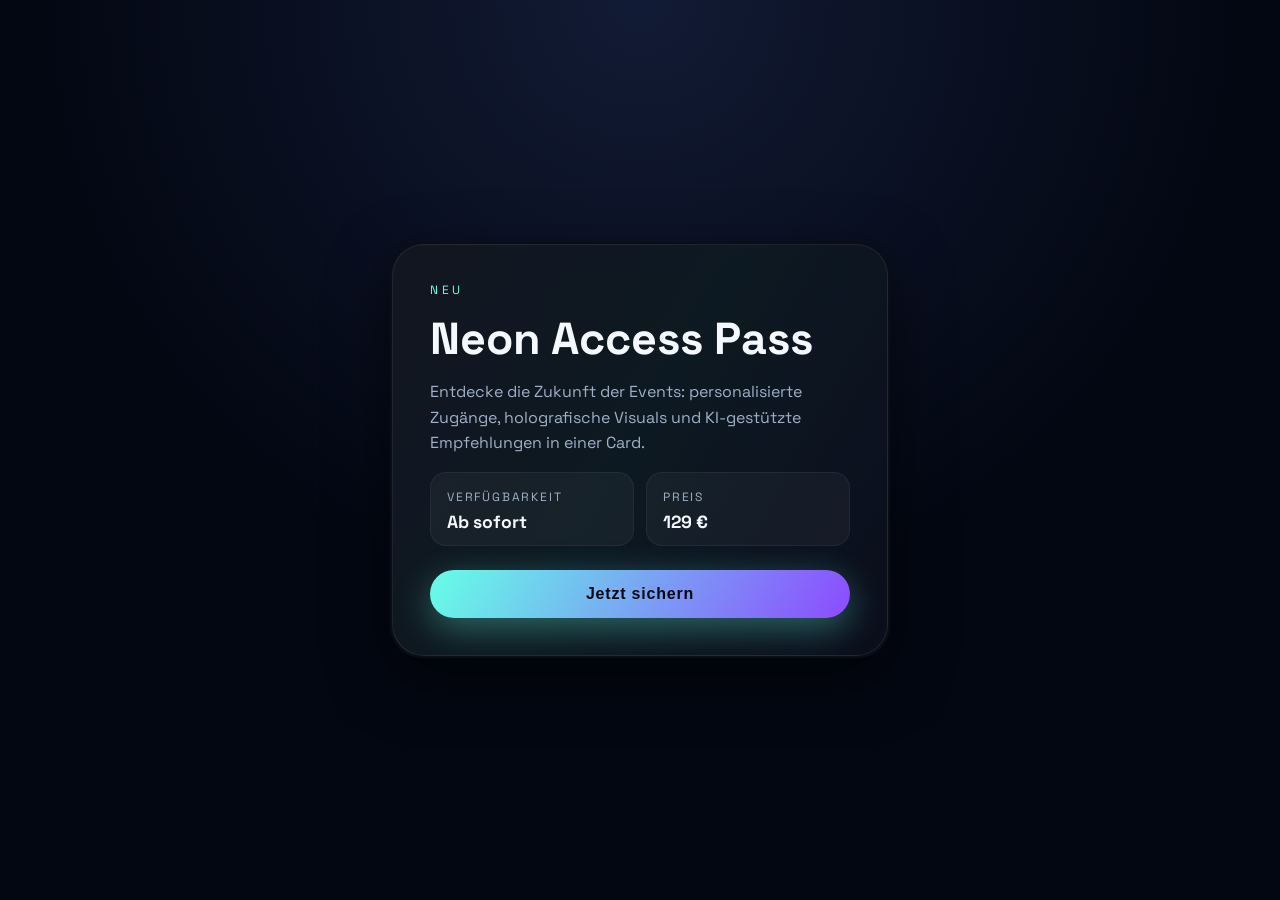
<file: index.html>
<!DOCTYPE html>
<html lang="de">
  <head>
    <meta charset="UTF-8" />
    <meta name="viewport" content="width=device-width, initial-scale=1.0" />
    <title>Hover Card Demo</title>
    <link rel="preconnect" href="https://fonts.googleapis.com" />
    <link rel="preconnect" href="https://fonts.gstatic.com" crossorigin />
    <link
      href="https://fonts.googleapis.com/css2?family=Space+Grotesk:wght@400;500;600&display=swap"
      rel="stylesheet"
    />
    <link rel="stylesheet" href="style.css" />
  </head>
  <body>
    <main class="scene">
      <article class="hover-card" aria-label="Produkt Highlight">
        <div class="glow"></div>
        <div class="card-content">
          <p class="eyebrow">Neu</p>
          <h1>Neon Access Pass</h1>
          <p class="description">
            Entdecke die Zukunft der Events: personalisierte Zugänge, holografische
            Visuals und KI-gestützte Empfehlungen in einer Card.
          </p>
          <ul class="card-meta" aria-label="Highlights">
            <li>
              <span class="label">Verfügbarkeit</span>
              <strong>Ab sofort</strong>
            </li>
            <li>
              <span class="label">Preis</span>
              <strong>129 €</strong>
            </li>
          </ul>
          <button class="primary">Jetzt sichern</button>
        </div>
      </article>
    </main>
    <script src="script.js"></script>
  </body>
</html>
</file>
<file: style.css>
:root {
  color-scheme: dark;
  font-family: "Space Grotesk", system-ui, -apple-system, BlinkMacSystemFont,
    "Segoe UI", sans-serif;
  --bg: #030712;
  --card: rgba(10, 14, 25, 0.95);
  --accent: #66ffe7;
  --accent-2: #8c4bff;
  --text: #f5f8ff;
  --muted: #9fb0c7;
}

* {
  box-sizing: border-box;
  margin: 0;
}

body {
  min-height: 100vh;
  background: radial-gradient(circle at top, #121b35 0%, var(--bg) 55%);
  display: grid;
  place-items: center;
  padding: 2rem;
  color: var(--text);
}

.scene {
  width: min(500px, 90vw);
  perspective: 1400px;
}

.hover-card {
  position: relative;
  background: var(--card);
  border-radius: 32px;
  padding: 2.5rem;
  backdrop-filter: blur(18px);
  box-shadow: 0 20px 60px rgba(0, 0, 0, 0.55);
  overflow: hidden;
  transform-style: preserve-3d;
  transition: transform 0.3s ease, box-shadow 0.3s ease;
}

.hover-card::before,
.hover-card::after {
  content: "";
  position: absolute;
  inset: -40% -10%;
  background: conic-gradient(
    from 90deg,
    rgba(102, 255, 231, 0.4),
    rgba(140, 75, 255, 0.25),
    transparent 60%
  );
  filter: blur(50px);
  opacity: 0;
  transition: opacity 0.4s ease;
  z-index: 0;
}

.hover-card::after {
  inset: -30% -30%;
  background: radial-gradient(circle, rgba(102, 255, 231, 0.2), transparent);
  filter: blur(80px);
}

.hover-card:hover::before,
.hover-card:hover::after,
.hover-card.is-hovered::before,
.hover-card.is-hovered::after {
  opacity: 1;
}

.hover-card .glow {
  position: absolute;
  inset: 2px;
  border-radius: inherit;
  border: 1px solid rgba(255, 255, 255, 0.08);
  background: linear-gradient(
    120deg,
    rgba(255, 255, 255, 0.04),
    rgba(102, 255, 231, 0.05),
    rgba(140, 75, 255, 0.02)
  );
  z-index: 1;
  pointer-events: none;
}

.card-content {
  position: relative;
  z-index: 2;
  display: flex;
  flex-direction: column;
  gap: 1rem;
}

.eyebrow {
  text-transform: uppercase;
  letter-spacing: 0.3em;
  font-size: 0.75rem;
  color: var(--accent);
}

h1 {
  font-size: clamp(2rem, 4vw, 2.8rem);
  line-height: 1.1;
}

.description {
  color: var(--muted);
  line-height: 1.6;
}

.card-meta {
  display: grid;
  grid-template-columns: repeat(auto-fit, minmax(120px, 1fr));
  gap: 0.75rem;
  list-style: none;
  padding: 0;
}

.card-meta li {
  padding: 0.75rem 1rem;
  border-radius: 16px;
  background: rgba(255, 255, 255, 0.04);
  border: 1px solid rgba(255, 255, 255, 0.06);
}

.card-meta .label {
  font-size: 0.75rem;
  text-transform: uppercase;
  color: var(--muted);
  letter-spacing: 0.15em;
}

.card-meta strong {
  display: block;
  margin-top: 0.3rem;
  font-size: 1.1rem;
}

button.primary {
  margin-top: 0.5rem;
  padding: 0.95rem 1.5rem;
  border-radius: 999px;
  border: none;
  background: linear-gradient(120deg, var(--accent), var(--accent-2));
  color: var(--bg);
  font-weight: 600;
  font-size: 1rem;
  letter-spacing: 0.05em;
  cursor: pointer;
  transition: transform 0.3s ease, box-shadow 0.3s ease;
  box-shadow: 0 10px 35px rgba(102, 255, 231, 0.35);
}

button.primary:hover {
  transform: translateY(-2px) scale(1.02);
  box-shadow: 0 20px 45px rgba(102, 255, 231, 0.45);
}

.hover-card.is-hovered {
  box-shadow: 0 25px 80px rgba(12, 17, 40, 0.75);
}
</file>
